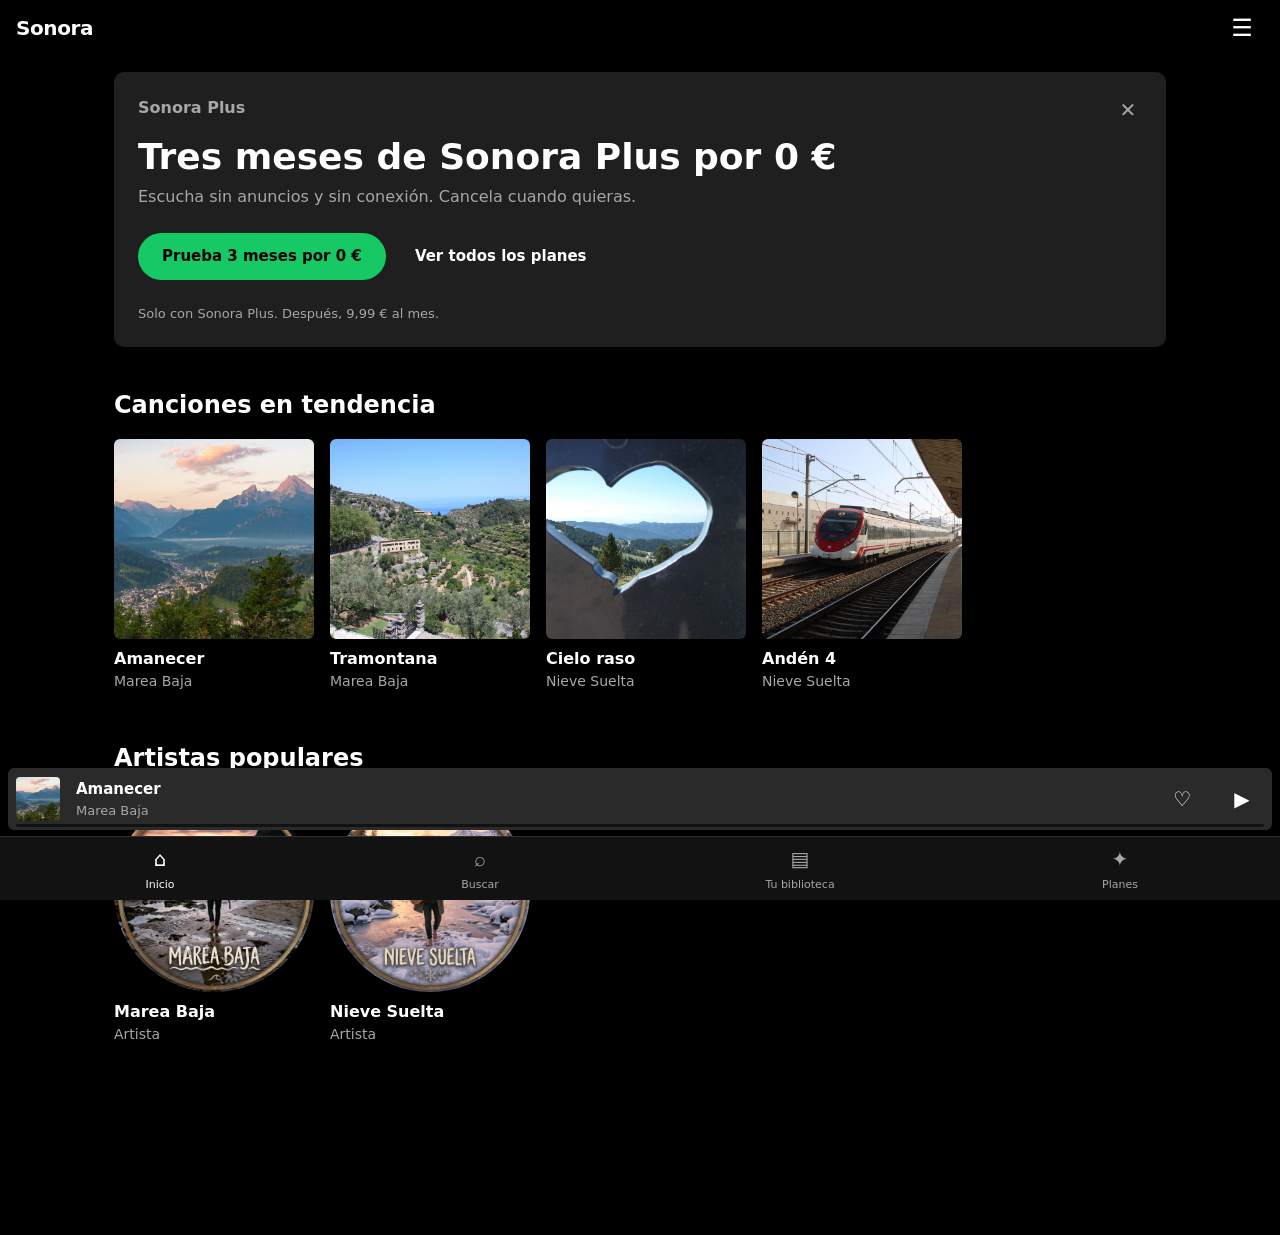
<file: index.html>
<!doctype html>
<html lang="es">
  <head>
    <meta charset="utf-8" />
    <meta name="viewport" content="width=device-width, initial-scale=1" />
    <meta name="description" content="Escucha y descubre música en Sonora." />
    <title>Sonora · Mis Canciones</title>
    <link rel="stylesheet" href="css/estilos.css" />
  </head>
  <body>
    <header class="cabecera">
      <a class="logo" href="index.html">Sonora</a>
      <button
        type="button"
        class="btn-menu"
        id="btn-menu"
        aria-label="Abrir menú"
        aria-expanded="false"
        aria-controls="menu"
      >
        ☰
      </button>
    </header>

    <!-- El menú lateral. Empieza oculto; lo abriremos en la L11. -->
    <div class="menu" id="menu" hidden>
      <button
        type="button"
        class="menu-cerrar"
        id="menu-cerrar"
        aria-label="Cerrar menú"
      >
        ✕
      </button>
      <nav aria-label="Menú de cuenta">
        <ul>
          <li><a href="login.html">Iniciar sesión</a></li>
          <li><a href="registro.html">Regístrate</a></li>
          <li><hr /></li>
          <li><a href="planes.html">Planes</a></li>
          <li><a href="ayuda.html">Ayuda</a></li>
          <li><a href="privacidad.html">Privacidad</a></li>
          <li><a href="condiciones.html">Condiciones</a></li>
        </ul>
      </nav>
    </div>

    <main class="contenido">
      <article class="promo" id="promo">
        <button
          type="button"
          class="promo-cerrar"
          id="promo-cerrar"
          aria-label="Cerrar la promoción"
        >
          ✕
        </button>
        <p class="promo-marca">Sonora Plus</p>
        <h2 class="promo-titulo">Tres meses de Sonora Plus por 0 €</h2>
        <p>Escucha sin anuncios y sin conexión. Cancela cuando quieras.</p>
        <p class="promo-acciones">
          <a class="btn btn-verde" href="planes.html">Prueba 3 meses por 0 €</a>
          <a class="btn btn-texto" href="planes.html">Ver todos los planes</a>
        </p>
        <p class="promo-letra-pequena">
          Solo con Sonora Plus. Después, 9,99 € al mes.
        </p>
      </article>

      <section class="seccion">
        <h2 class="seccion-titulo">Canciones en tendencia</h2>
        <ul class="carrusel" id="lista-tendencias"></ul>
      </section>

      <section class="seccion">
        <h2 class="seccion-titulo">Artistas populares</h2>
        <ul class="carrusel">
          <li>
            <article class="tarjeta tarjeta-redonda">
              <a class="tarjeta-enlace" href="artista.html">
                <img
                  class="tarjeta-portada"
                  src="img/marea.jpg"
                  alt=""
                  width="300"
                  height="300"
                  loading="lazy"
                />
                <h3 class="tarjeta-titulo">Marea Baja</h3>
              </a>
              <p class="tarjeta-artista">Artista</p>
            </article>
          </li>

          <li>
            <article class="tarjeta tarjeta-redonda">
              <a class="tarjeta-enlace" href="artista.html">
                <img
                  class="tarjeta-portada"
                  src="img/nieve.jpg"
                  alt=""
                  width="300"
                  height="300"
                  loading="lazy"
                />
                <h3 class="tarjeta-titulo">Nieve Suelta</h3>
              </a>
              <p class="tarjeta-artista">Artista</p>
            </article>
          </li>
        </ul>
      </section>
    </main>

    <div class="reproductor" id="reproductor">
      <img
        class="rep-portada"
        id="rep-portada"
        src="img/amanecer.jpg"
        alt=""
        width="48"
        height="48"
      />
      <div class="rep-texto">
        <p class="rep-titulo" id="rep-titulo">Amanecer</p>
        <p class="rep-artista" id="rep-artista">Marea Baja</p>
      </div>
      <button
        type="button"
        class="rep-btn"
        id="btn-gusta"
        aria-label="Me gusta"
        aria-pressed="false"
      >
        ♡
      </button>
      <button
        type="button"
        class="rep-btn"
        id="btn-play"
        aria-label="Reproducir"
      >
        ▶
      </button>
      <div class="rep-progreso"><span id="rep-avance"></span></div>
    </div>

    <nav class="menu-inferior" aria-label="Navegación principal">
      <ul>
        <li>
          <a href="index.html" aria-current="page"
            ><span class="icono" aria-hidden="true">⌂</span>Inicio</a
          >
        </li>
        <li>
          <a href="buscar.html"
            ><span class="icono" aria-hidden="true">⌕</span>Buscar</a
          >
        </li>
        <li>
          <a href="biblioteca.html"
            ><span class="icono" aria-hidden="true">▤</span>Tu biblioteca</a
          >
        </li>
        <li>
          <a href="planes.html"
            ><span class="icono" aria-hidden="true">✦</span>Planes</a
          >
        </li>
      </ul>
    </nav>

    <script src="js/datos.js"></script>
    <script src="js/app.js"></script>
    <script src="js/reproductor.js"></script>
  </body>
</html>
</file>
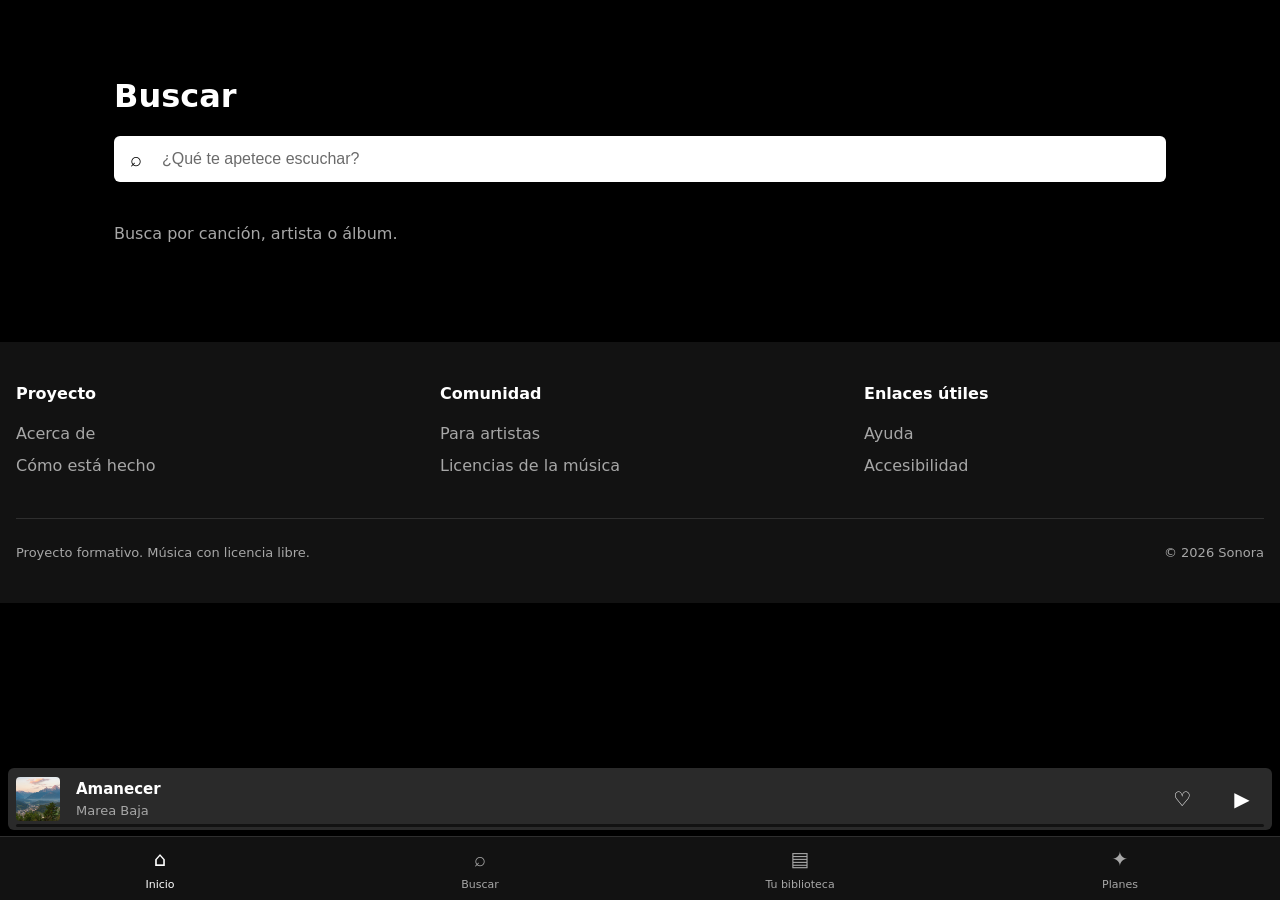
<file: buscar.html>
<!doctype html>
<html lang="es">
  <head>
    <meta charset="utf-8" />
    <meta name="viewport" content="width=device-width, initial-scale=1" />
    <title>Sonora · Buscar</title>
    <link rel="stylesheet" href="css/estilos.css" />
  </head>

  <body>
    <main class="contenido">
      <h1 class="titulo-pagina">Buscar</h1>

      <form class="buscador" role="search" id="form-buscar">
        <label class="visualmente-oculto" for="q">Buscar música</label>
        <span class="buscador-icono" aria-hidden="true">⌕</span>
        <input
          type="search"
          id="q"
          name="q"
          placeholder="¿Qué te apetece escuchar?"
          autocomplete="off"
        />
      </form>

      <section class="seccion">
        <ul class="rejilla" id="resultados"></ul>
        <p class="mensaje" id="mensaje"></p>
      </section>
    </main>

    <footer class="pie">
      <div class="pie-columnas">
        <div>
          <h2 class="pie-titulo">Proyecto</h2>
          <ul>
            <li><a href="#">Acerca de</a></li>
            <li><a href="#">Cómo está hecho</a></li>
          </ul>
        </div>

        <div>
          <h2 class="pie-titulo">Comunidad</h2>
          <ul>
            <li><a href="#">Para artistas</a></li>
            <li><a href="#">Licencias de la música</a></li>
          </ul>
        </div>

        <div>
          <h2 class="pie-titulo">Enlaces útiles</h2>
          <ul>
            <li><a href="#">Ayuda</a></li>
            <li><a href="#">Accesibilidad</a></li>
          </ul>
        </div>
      </div>

      <div class="pie-legal">
        <p>Proyecto formativo. Música con licencia libre.</p>
        <p>© 2026 Sonora</p>
      </div>
    </footer>
    <!-- He añadido de nuevo el reproductor y el menú inferior porque tiene más sentido. No que desaparezca. Así cuando
     reproduzca una canción al buscarla mediante el nombre saldrá de nuevo el reproductor con su menú. -->
    <div class="reproductor" id="reproductor">
      <img
        class="rep-portada"
        id="rep-portada"
        src="img/amanecer.jpg"
        alt=""
        width="48"
        height="48"
      />
      <div class="rep-texto">
        <p class="rep-titulo" id="rep-titulo">Amanecer</p>
        <p class="rep-artista" id="rep-artista">Marea Baja</p>
      </div>
      <button
        type="button"
        class="rep-btn"
        id="btn-gusta"
        aria-label="Me gusta"
        aria-pressed="false"
      >
        ♡
      </button>
      <button
        type="button"
        class="rep-btn"
        id="btn-play"
        aria-label="Reproducir"
      >
        ▶
      </button>
      <div class="rep-progreso"><span id="rep-avance"></span></div>
    </div>

    <nav class="menu-inferior" aria-label="Navegación principal">
      <ul>
        <li>
          <a href="index.html" aria-current="page"
            ><span class="icono" aria-hidden="true">⌂</span>Inicio</a
          >
        </li>
        <li>
          <a href="buscar.html"
            ><span class="icono" aria-hidden="true">⌕</span>Buscar</a
          >
        </li>
        <li>
          <a href="biblioteca.html"
            ><span class="icono" aria-hidden="true">▤</span>Tu biblioteca</a
          >
        </li>
        <li>
          <a href="planes.html"
            ><span class="icono" aria-hidden="true">✦</span>Planes</a
          >
        </li>
      </ul>
    </nav>

    <script src="js/datos.js"></script>
    <script src="js/app.js"></script>
    <script src="js/reproductor.js"></script>
  </body>
</html>
</file>
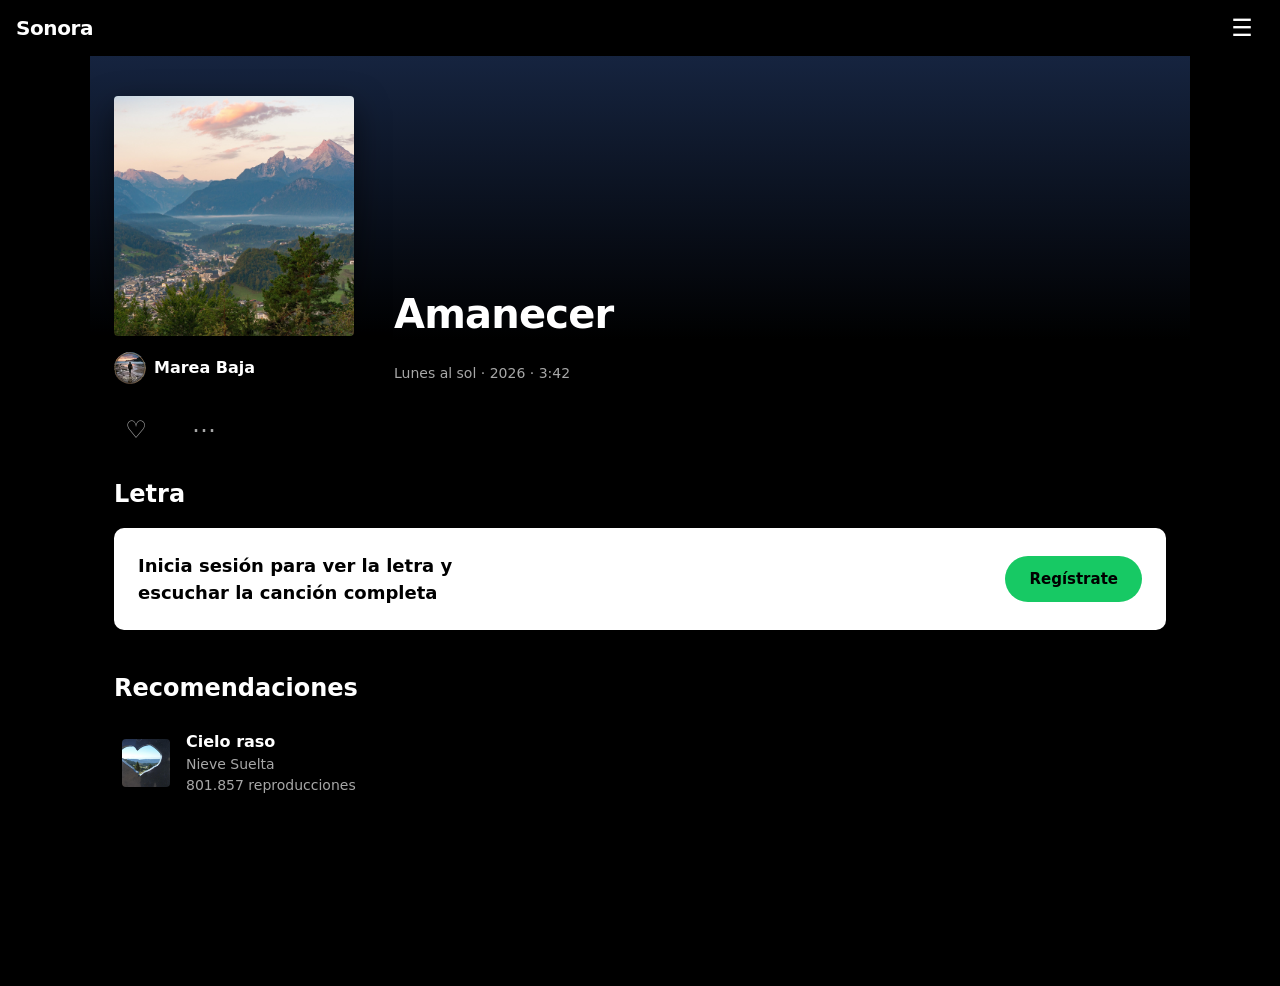
<file: cancion.html>
<!doctype html>
<html lang="es">
  <head>
    <meta charset="utf-8" />
    <meta name="viewport" content="width=device-width, initial-scale=1" />
    <meta name="description" content="Ficha de canción en Sonora." />
    <title>Sonora · Canción</title>
    <link rel="stylesheet" href="css/estilos.css" />
  </head>
  <body>
    <header class="cabecera">
      <a class="logo" href="index.html">Sonora</a>
      <button
        type="button"
        class="btn-menu"
        id="btn-menu"
        aria-label="Abrir menú"
        aria-expanded="false"
        aria-controls="menu"
      >
        ☰
      </button>
    </header>

    <div class="menu" id="menu" hidden>
      <button
        type="button"
        class="menu-cerrar"
        id="menu-cerrar"
        aria-label="Cerrar menú"
      >
        ✕
      </button>
      <nav aria-label="Menú de cuenta">
        <ul>
          <li><a href="login.html">Iniciar sesión</a></li>
          <li><a href="registro.html">Regístrate</a></li>
          <li><hr /></li>
          <li><a href="planes.html">Planes</a></li>
          <li><a href="ayuda.html">Ayuda</a></li>
          <li><a href="privacidad.html">Privacidad</a></li>
          <li><a href="condiciones.html">Condiciones</a></li>
        </ul>
      </nav>
    </div>

    <main class="contenido contenido-cancion">
      <article class="ficha">
        <img
          class="ficha-portada"
          src="img/amanecer.jpg"
          alt="Portada de Amanecer"
          width="400"
          height="400"
        />

        <h1 class="ficha-titulo">Amanecer</h1>

        <a class="ficha-artista" href="artista.html">
          <img src="img/marea.jpg" alt="" width="32" height="32" />
          <span>Marea Baja</span>
        </a>

        <p class="ficha-datos">
          Lunes al sol · 2026 · <time datetime="PT3M42S">3:42</time>
        </p>

        <div class="ficha-acciones">
          <button
            type="button"
            class="accion"
            aria-label="Me gusta"
            aria-pressed="false"
          >
            ♡
          </button>
          <button type="button" class="accion" aria-label="Más opciones">
            ⋯
          </button>

          <!-- El botón grande. Va el último en el HTML y el CSS lo
           empuja a la derecha: así el orden de tabulación
           coincide con el orden visual. -->
          <button
            type="button"
            class="play-grande btn-play-tarjeta"
            id="btn-play-ficha"
            aria-label="Reproducir Amanecer"
          >
            ▶
          </button>
        </div>
      </article>

      <section class="seccion">
        <h2 class="seccion-titulo">Letra</h2>

        <div class="aviso">
          <p class="aviso-texto">
            Inicia sesión para ver la letra y escuchar la canción completa
          </p>
          <a class="btn btn-verde" href="registro.html">Regístrate</a>
        </div>
      </section>

      <section class="seccion">
        <h2 class="seccion-titulo">Recomendaciones</h2>
        <ul class="filas">
          <li class="fila" data-cancion-id="3">
            <img
              class="fila-portada"
              src="img/cieloraso.jpg"
              alt=""
              width="56"
              height="56"
              loading="lazy"
            />
            <div class="fila-texto">
              <p class="fila-titulo">Cielo raso</p>
              <p class="fila-sub">Nieve Suelta</p>
              <p class="fila-sub">801.857 reproducciones</p>
            </div>

            <button
              type="button"
              class="accion btn-play-tarjeta"
              aria-label="Reproducir Cielo raso"
            >
              ▶
            </button>
          </li>
        </ul>
      </section>
    </main>

    <script src="js/datos.js"></script>
    <script src="js/app.js"></script>
    <script src="js/reproductor.js"></script>
  </body>
</html>
</file>
<file: css/estilos.css>
/* ---------- 1. SISTEMA DE DISEÑO ---------- */

:root {
  /* Tres niveles de fondo dan profundidad sin usar sombras */
  --fondo: #000000;
  --fondo-2: #121212;
  --fondo-3: #1f1f1f;
  --fondo-4: #2a2a2a;

  /* Dos niveles de texto: principal y secundario */
  --texto: #ffffff;
  --texto-suave: #a7a7a7;

  /* Color de marca: se reserva para lo que se puede pulsar */
  --marca: #17c964;
  --marca-oscura: #12a552;

  --borde: #2e2e2e;

  /* Espaciados con nombre: se acaban los 13px al azar.
     Usar siempre estos cuatro hace que todo quede alineado. */
  --e1: 0.5rem; /*  8px */
  --e2: 1rem; /* 16px */
  --e3: 1.5rem; /* 24px */
  --e4: 2.5rem; /* 40px */

  --radio: 10px;
  --radio-s: 6px;

  /* Alturas de las zonas fijas. Se usan luego para reservar
     el hueco del contenido y que nada quede tapado. */
  --alto-cabecera: 56px;
  --alto-menu: 64px;
  --alto-reproductor: 62px;
}

/* ---------- 2. REINICIO Y BASE ---------- */

/* Explicado en detalle en la lección 5. De momento: hace que
   los tamaños que escribes sean los tamaños reales. */
*,
*::before,
*::after {
  box-sizing: border-box;
}

/* Los navegadores traen márgenes por defecto en títulos y
   párrafos. Los quitamos para decidirlos nosotros. */
body,
h1,
h2,
h3,
h4,
p,
ul,
ol,
figure {
  margin: 0;
  padding: 0;
}

body {
  /* system-ui usa la tipografía del sistema del usuario:
     carga instantánea y aspecto nativo en cada plataforma. */
  font-family:
    system-ui,
    -apple-system,
    "Segoe UI",
    Roboto,
    sans-serif;
  font-size: 16px;
  line-height: 1.5;
  color: var(--texto);
  background: var(--fondo);

  /* Reservamos abajo el hueco del reproductor y del menú fijo,
     para que la última sección no quede tapada. */
  padding-bottom: calc(var(--alto-menu) + var(--alto-reproductor));
}

/* Las listas del proyecto no llevan puntitos ni numeración */
ul,
ol {
  list-style: none;
}

/* Los enlaces heredan el color del texto y no van subrayados:
   en una app, el subrayado azul rompe el diseño. Ojo: eso
   obliga a que se distingan por otra cosa (posición, negrita). */
a {
  color: inherit;
  text-decoration: none;
}

/* Las imágenes nunca desbordan su contenedor */
img {
  max-width: 100%;
  height: auto;
  display: block;
}

/* Los botones no heredan la tipografía por defecto: hay que
   decírselo, o saldrán con la letra fea del sistema. */
button {
  font: inherit;
  color: inherit;
  background: none;
  border: 0;
  cursor: pointer;
}

/* NUNCA quites el foco sin poner otro: hay gente que navega
   sin ratón y necesita ver dónde está. */
:focus-visible {
  outline: 3px solid var(--marca);
  outline-offset: 2px;
}

/* ---------- 4. CONTENIDO ---------- */

.contenido {
  padding: var(--e2);
}

/* --- Tarjeta de promoción --- */
.promo {
  position: relative; /* para colocar dentro el botón de cerrar */
  background: var(--fondo-3);
  border-radius: var(--radio);
  padding: var(--e3);
  margin-bottom: var(--e4);
}

.promo-cerrar {
  /* absolute lo saca del flujo normal y lo coloca respecto
     al ancestro con position:relative, o sea, .promo */
  position: absolute;
  top: var(--e2);
  right: var(--e2);
  font-size: 1.25rem;
  color: var(--texto-suave);
  /* Área de pulsación mínima de 44px: por debajo de eso,
     en un móvil se falla el objetivo constantemente. */
  min-width: 44px;
  min-height: 44px;
}
.promo-cerrar:hover {
  color: var(--texto);
}

.promo-marca {
  color: var(--marca);
  font-weight: 600;
  margin-bottom: var(--e2);
}

.promo-titulo {
  /* clamp(mínimo, ideal, máximo): el texto crece con la
     pantalla pero nunca se pasa ni se queda diminuto.
     Es la forma moderna de hacer tipografía adaptable. */
  font-size: clamp(1.5rem, 5vw, 2.25rem);
  line-height: 1.15;
  margin-bottom: var(--e1);
}

.promo p {
  color: var(--texto-suave);
}

.promo-acciones {
  margin: var(--e3) 0;
}

.promo-letra-pequena {
  font-size: 0.8125rem;
}
.promo-letra-pequena a {
  text-decoration: underline;
}

/* --- Botones --- */
.btn {
  /* inline-block porque son enlaces (elementos en línea)
     a los que queremos dar relleno y tamaño */
  display: inline-block;
  padding: 0.75rem 1.5rem;
  border-radius: 999px; /* píldora: un radio enorme */
  font-weight: 600;
  font-size: 0.9375rem;
}

.btn-verde {
  background: var(--marca);
  color: #000; /* texto negro sobre verde: más contraste */
}
.btn-verde:hover {
  background: var(--marca-oscura);
}

.btn-texto {
  color: var(--texto);
}
.btn-texto:hover {
  text-decoration: underline;
}

/* --- Secciones y tarjetas --- */
.seccion {
  margin-bottom: var(--e4);
}

.seccion-titulo {
  font-size: 1.5rem;
  margin-bottom: var(--e2);
}

.tarjeta-portada {
  /* aspect-ratio mantiene la portada cuadrada aunque la
     imagen original no lo sea. object-fit: cover recorta
     en lugar de deformar: nunca estires una cara. */
  aspect-ratio: 1 / 1;
  object-fit: cover;
  width: 100%;
  border-radius: var(--radio-s);
  margin-bottom: var(--e1);
}

/* Las fotos de artista van redondas: misma tarjeta,
   una clase extra. Así se reutiliza el código. */
.tarjeta-redonda .tarjeta-portada {
  border-radius: 50%;
}

.tarjeta-titulo {
  font-size: 1rem;
  font-weight: 600;
  /* Si el título es largo, se corta con puntos suspensivos
     en lugar de romper la rejilla. Las tres líneas van juntas. */
  white-space: nowrap;
  overflow: hidden;
  text-overflow: ellipsis;
}

.tarjeta-artista {
  font-size: 0.875rem;
  color: var(--texto-suave);
}

/* ---------- 3. CABECERA Y MENÚS ---------- */

.cabecera {
  /* fixed: se queda pegada a la ventana aunque se haga scroll.
     Se sale del flujo normal, así que no ocupa sitio: por eso
     luego hay que compensarlo con un padding en .contenido. */
  position: fixed;
  top: 0;
  left: 0;
  right: 0;
  z-index: 20; /* por encima del contenido */

  height: var(--alto-cabecera);
  background: var(--fondo);
  padding-inline: var(--e2);

  display: flex;
  align-items: center; /* centrado vertical */
  justify-content: space-between; /* uno a cada extremo */
}

.logo {
  font-size: 1.25rem;
  font-weight: 800;
  letter-spacing: -0.02em;
}

.btn-menu {
  font-size: 1.5rem;
  line-height: 1;
  min-width: 44px;
  min-height: 44px;
}

/* El contenido empieza por debajo de la cabecera fija */
.contenido {
  padding-top: calc(var(--alto-cabecera) + var(--e2));
}

/* --- Menú lateral a pantalla completa --- */
.menu {
  position: fixed;
  /* inset: 0 es la forma corta de top/right/bottom/left: 0,
     es decir, "ocupa toda la ventana" */
  inset: 0;
  z-index: 40;
  background: var(--fondo);
  padding: var(--e4) var(--e3);

  display: flex;
  flex-direction: column; /* los enlaces, uno debajo de otro */
  gap: var(--e3);
}

/* El atributo hidden del HTML lo oculta. Como .menu tiene
   display:flex, hay que decirlo expresamente o ganaría el flex. */
.menu[hidden] {
  display: none;
}

.menu-cerrar {
  align-self: flex-end; /* solo este hijo se va a la derecha */
  font-size: 1.75rem;
  min-width: 44px;
  min-height: 44px;
}

.menu ul {
  display: flex;
  flex-direction: column;
  gap: var(--e3);
}

.menu a {
  font-size: 1.5rem;
  font-weight: 700;
}

.menu hr {
  border: 0;
  border-top: 2px solid var(--texto);
  width: 24px;
  margin: 0;
}

/* ---------- 5. REPRODUCTOR Y MENÚ INFERIOR ---------- */

.reproductor {
  position: fixed;
  /* Justo encima del menú inferior, y con un poco de aire */
  bottom: calc(var(--alto-menu) + 6px);
  left: var(--e1);
  right: var(--e1);
  z-index: 20;

  height: var(--alto-reproductor);
  background: var(--fondo-4);
  border-radius: var(--radio-s);
  padding: var(--e1);

  display: flex;
  align-items: center;
  gap: var(--e2);
}

.rep-portada {
  width: 44px;
  height: 44px;
  border-radius: 4px;
  object-fit: cover;
  flex: 0 0 auto; /* no se encoge nunca */
}

.rep-texto {
  flex: 1; /* se queda con el espacio sobrante */
  /* ESTA LÍNEA ES LA CLAVE. Por defecto, un hijo flexible no
     encoge por debajo del tamaño de su contenido, así que un
     título largo empujaría los botones fuera de la pantalla.
     min-width: 0 se lo permite, y entonces sí funcionan los
     puntos suspensivos de abajo. */
  min-width: 0;
}

.rep-titulo,
.rep-artista {
  white-space: nowrap;
  overflow: hidden;
  text-overflow: ellipsis;
}
.rep-titulo {
  font-weight: 600;
  font-size: 0.9375rem;
}
.rep-artista {
  font-size: 0.8125rem;
  color: var(--texto-suave);
}

.rep-btn {
  font-size: 1.25rem;
  flex: 0 0 auto;
  min-width: 44px;
  min-height: 44px;
}

/* Estado "me gusta" activo. aria-pressed lo pondrá el
   JavaScript en la lección 11: el CSS solo reacciona. */
.rep-btn[aria-pressed="true"] {
  color: var(--marca);
}

/* --- Barra de progreso --- */
.rep-progreso {
  position: absolute;
  left: var(--e1);
  right: var(--e1);
  bottom: 3px;
  height: 3px;
  background: var(--fondo-2);
  border-radius: 2px;
  overflow: hidden;
}

/* El span de dentro es lo que crece. Su anchura la
   cambiará JavaScript en la lección 13. */
.rep-progreso span {
  display: block;
  height: 100%;
  width: 0%;
  background: var(--texto);
}

/* --- Menú inferior --- */
.menu-inferior {
  position: fixed;
  bottom: 0;
  left: 0;
  right: 0;
  z-index: 30;
  height: var(--alto-menu);
  background: var(--fondo-2);
  border-top: 1px solid var(--borde);
}

.menu-inferior ul {
  display: flex;
  height: 100%;
}

.menu-inferior li {
  flex: 1;
} /* cuatro columnas iguales */

.menu-inferior a {
  /* Columna centrada: icono arriba, texto debajo */
  display: flex;
  flex-direction: column;
  align-items: center;
  justify-content: center;
  gap: 3px;
  height: 100%;
  font-size: 0.6875rem;
  color: var(--texto-suave);
}

.menu-inferior .icono {
  font-size: 1.25rem;
}

/* La pestaña actual se marca sola gracias al atributo
   aria-current="page" que pusimos en el HTML. Sin clases
   extra: el estado ya estaba en el marcado. */
.menu-inferior a[aria-current="page"] {
  color: var(--texto);
}

/* --- Carrusel horizontal --- */
.carrusel {
  display: grid;

  /* grid-auto-flow: column pone TODO en una sola fila y va
     creando columnas nuevas según hagan falta.
     grid-auto-columns fija el ancho de cada una: 42% del
     contenedor hace que se vea media tarjeta asomando. */
  grid-auto-flow: column;
  grid-auto-columns: 42%;

  gap: var(--e2);

  /* Permite desplazarse en horizontal */
  overflow-x: auto;
  overflow-y: hidden;

  /* El scroll se detiene "encajado" en cada tarjeta,
     en lugar de quedarse a medias. Detalle pequeño que
     hace que se sienta como una app nativa. */
  scroll-snap-type: x mandatory;

  /* Espacio a los lados para que la primera y la última
     tarjeta no queden pegadas al borde de la pantalla */
  padding-bottom: var(--e1);

  /* Oculta la barra de desplazamiento sin impedir el gesto */
  scrollbar-width: none;
}
.carrusel::-webkit-scrollbar {
  display: none;
}

.carrusel > li {
  scroll-snap-align: start;
}

/* --- Rejilla normal, para resultados de búsqueda --- */
.rejilla {
  display: grid;
  grid-template-columns: repeat(auto-fill, minmax(150px, 1fr));
  gap: var(--e2);
}

/* --- Ficha de canción --- */

/* El degradado va en el contenedor, no en la ficha, para que
   llegue hasta el borde superior de la pantalla.
   180deg = de arriba abajo. Las tres paradas dicen: color
   intenso arriba, negro a los 340 píxeles, negro el resto. */
.contenido-cancion {
  background: linear-gradient(180deg, #1a2b4c 0%, var(--fondo) 340px);
}

.ficha {
  display: flex;
  flex-direction: column;
  gap: var(--e2);
  padding-block: var(--e3);
}

.ficha-portada {
  width: min(65%, 280px); /* el menor de los dos: nunca gigante */
  aspect-ratio: 1 / 1;
  object-fit: cover;
  align-self: center; /* solo esta imagen se centra */
  border-radius: 4px;
  box-shadow: 0 12px 32px rgb(0 0 0 / 0.55);
}

.ficha-titulo {
  font-size: clamp(1.75rem, 7vw, 2.5rem);
  font-weight: 800;
  line-height: 1.1;
  letter-spacing: -0.02em;
}

.ficha-artista {
  display: flex;
  align-items: center;
  gap: var(--e1);
  font-weight: 600;
  width: fit-content; /* el enlace no ocupa toda la fila */
}
.ficha-artista img {
  border-radius: 50%;
  object-fit: cover;
}
.ficha-artista:hover span {
  text-decoration: underline;
}

.ficha-datos {
  font-size: 0.875rem;
  color: var(--texto-suave);
}

.ficha-acciones {
  display: flex;
  align-items: center;
  gap: var(--e3);
  margin-top: var(--e1);
}

.accion {
  font-size: 1.5rem;
  color: var(--texto-suave);
  min-width: 44px;
  min-height: 44px;
}
.accion:hover {
  color: var(--texto);
}
.accion[aria-pressed="true"] {
  color: var(--marca);
}

.play-grande {
  /* margin-left: auto empuja este botón, y solo este, hasta
     el extremo derecho. Es el truco de Flexbox más útil que
     existe: se come todo el espacio sobrante por la izquierda. */
  margin-left: auto;

  width: 56px;
  height: 56px;
  border-radius: 50%;
  background: var(--marca);
  color: #000;
  font-size: 1.375rem;

  /* Centrado perfecto del triángulo, en dos líneas */
  display: grid;
  place-items: center;

  /* La transición suaviza el cambio de tamaño al pasar
     por encima. 120ms es imperceptible pero se nota. */
  transition:
    transform 120ms ease,
    background 120ms ease;
}

.play-grande:hover {
  transform: scale(1.06);
  background: #22e074;
}

/* Respeta a quien ha pedido en su sistema que no haya
   animaciones. Es una línea y evita mareos reales. */
@media (prefers-reduced-motion: reduce) {
  .play-grande {
    transition: none;
  }
  .play-grande:hover {
    transform: none;
  }
}

/* Fondo blanco sobre tema oscuro: llama muchísimo la atención.
   Justo por eso se usa una sola vez por pantalla. */
.aviso {
  background: var(--texto);
  color: var(--fondo);
  border-radius: var(--radio);
  padding: var(--e3);
  text-align: center;

  display: flex;
  flex-direction: column;
  align-items: center;
  gap: var(--e3);
}

.aviso-texto {
  font-size: 1.125rem;
  font-weight: 700;
  max-width: 32ch; /* ch = ancho de un carácter.
                                       Limitar a 30-40 caracteres por
                                       línea es lo que más mejora la
                                       legibilidad de un texto. */
}

/* Este patrón se repite en toda la app: miniatura, dos líneas
   de texto y una acción a la derecha. Escríbelo una vez y
   reutilízalo en recomendaciones, resultados y biblioteca. */
.filas {
  display: flex;
  flex-direction: column;
}

.fila {
  display: flex;
  align-items: center;
  gap: var(--e2);
  padding-block: var(--e1);
  transition: background 0.2s ease;
  padding: var(--e1);
  border-radius: var(--radio-s);
}

.fila:hover {
  background: var(--fondo-3);
  cursor: pointer;
}

.fila-portada {
  width: 48px;
  height: 48px;
  object-fit: cover;
  border-radius: 4px;
  flex: 0 0 auto;
}

.fila-texto {
  flex: 1;
  min-width: 0;
} /* otra vez el truco */

.fila-titulo {
  font-weight: 600;
  white-space: nowrap;
  overflow: hidden;
  text-overflow: ellipsis;
}

.fila-sub {
  font-size: 0.875rem;
  color: var(--texto-suave);
  white-space: nowrap;
  overflow: hidden;
  text-overflow: ellipsis;
}

.titulo-pagina {
  font-size: 2rem;
  font-weight: 800;
  margin-bottom: var(--e2);
}

.buscador {
  position: relative;
  margin-bottom: var(--e4);
}

.buscador input {
  width: 100%;
  /* Relleno extra a la izquierda para dejar sitio al icono */
  padding: 0.875rem 1rem 0.875rem 3rem;
  border: 0;
  border-radius: var(--radio-s);
  background: var(--texto);
  color: var(--fondo);
  font-size: 1rem;
}

/* El texto de ayuda del campo, más flojo que el texto real */
.buscador input::placeholder {
  color: #6b6b6b;
}

.buscador-icono {
  position: absolute;
  left: 1rem;
  /* Centrado vertical clásico: bajar al 50% y subir la
     mitad de la propia altura */
  top: 50%;
  transform: translateY(-50%);
  color: var(--fondo);
  font-size: 1.25rem;
}

/* Oculta a la vista pero NO para los lectores de pantalla.
   display:none los ocultaría también a ellos, y entonces el
   campo se quedaría sin nombre. Esta clase es un clásico:
   la vas a copiar en todos tus proyectos. */
.visualmente-oculto {
  position: absolute;
  width: 1px;
  height: 1px;
  padding: 0;
  margin: -1px;
  overflow: hidden;
  clip-path: inset(50%);
  white-space: nowrap;
}

.mensaje {
  color: var(--texto-suave);
}

.pie {
  background: var(--fondo-2);
  padding: var(--e4) var(--e2);
  margin-top: var(--e4);
}

/* En móvil, una columna. Cuando quepan, varias, sin
   media query: minmax + auto-fit se encargan. */
.pie-columnas {
  display: grid;
  grid-template-columns: repeat(auto-fit, minmax(180px, 1fr));
  gap: var(--e4) var(--e3);
}

.pie-titulo {
  font-size: 1rem;
  margin-bottom: var(--e2);
}

.pie ul {
  display: flex;
  flex-direction: column;
  gap: var(--e1);
}

.pie a {
  color: var(--texto-suave);
}
.pie a:hover {
  color: var(--texto);
  text-decoration: underline;
}

.pie-legal {
  margin-top: var(--e4);
  padding-top: var(--e3);
  border-top: 1px solid var(--borde);
  color: var(--texto-suave);
  font-size: 0.8125rem;

  display: flex;
  flex-wrap: wrap; /* si no caben, saltan de línea */
  justify-content: space-between;
  gap: var(--e1);
}

/* ---------- 6. PANTALLAS GRANDES ----------

@media (min-width: 48rem) {
  /* El contenido deja de ocupar todo el ancho: leer líneas de
     1400 píxeles es incomodísimo. margin-inline: auto lo centra. */
  .contenido {
    max-width: 1100px;
    margin-inline: auto;
    padding-inline: var(--e3);
  }

  /* En el carrusel caben más tarjetas y más pequeñas */
  .carrusel {
    grid-auto-columns: 200px;
  }

  /* La ficha de canción pasa a dos columnas: portada a la
     izquierda, datos a la derecha alineados abajo */
  .ficha {
    display: grid;
    grid-template-columns: 240px 1fr;
    align-items: end;
    column-gap: var(--e4);
  }
  .ficha-portada {
    width: 100%;
    /* grid-row: 1 / -1 hace que la portada ocupe todas las
       filas de la primera columna */
    grid-row: 1 / -1;
    align-self: center;
  }

  /* El aviso deja de ser una columna y pasa a fila */
  .aviso {
    flex-direction: row;
    justify-content: space-between;
    text-align: left;
  }
}

/* A partir de 64rem (1024px) el reproductor deja de flotar
   y ocupa todo el ancho, como en la versión de escritorio. */
@media (min-width: 64rem) {
  .reproductor {
    left: 0;
    right: 0;
    bottom: 0;
    border-radius: 0;
    height: 72px;
    background: var(--fondo-2);
    border-top: 1px solid var(--borde);
  }

  /* En escritorio el menú inferior no tiene sentido */
  .menu-inferior {
    display: none;
  }

  body {
    padding-bottom: 72px;
  }
}

/* Sintaxis: transition: propiedad duración curva retraso; */

.tarjeta {
  transform: translateY(0);
  transition:
    transform 0.2s ease,
    box-shadow 0.2s ease;
}

.tarjeta:hover {
  transform: translateY(-4px);
  box-shadow: 0 8px 24px rgba(0, 0, 0, 0.15);
}

/* 1. Definir la animación */
@keyframes girar {
  from {
    transform: rotate(0deg);
  }
  to {
    transform: rotate(360deg);
  }
}

/* 2. Aplicarla a un elemento */
.spinner {
  width: 24px;
  height: 24px;
  border: 3px solid var(--line);
  border-top-color: var(--p1);
  border-radius: 50%;
  animation: girar 0.8s linear infinite;
}

/* Pulsación suave para el botón de play mientras suena */
@keyframes pulso {
  0%,
  100% {
    transform: scale(1);
  }
  50% {
    transform: scale(1.05);
  }
}

.btn-play.sonando {
  animation: pulso 2s ease-in-out infinite;
}

.no-scroll {
  /* EJ 1 */
  overflow: hidden;
}


.tarjeta { position: relative; }

.btn-play-tarjeta {
  position: absolute;
  right: 8px;
  bottom: 58px;
  width: 40px;
  height: 40px;
  border-radius: 50%;
  background: var(--marca);
  color: #000;
  display: grid;
  place-items: center;
  opacity: 0;
  transition: opacity 150ms ease;
}

.tarjeta:hover .btn-play-tarjeta,
.tarjeta:focus-within .btn-play-tarjeta { opacity: 1; }

@media (hover: none) {
  .btn-play-tarjeta { opacity: 1; }
}
</file>
